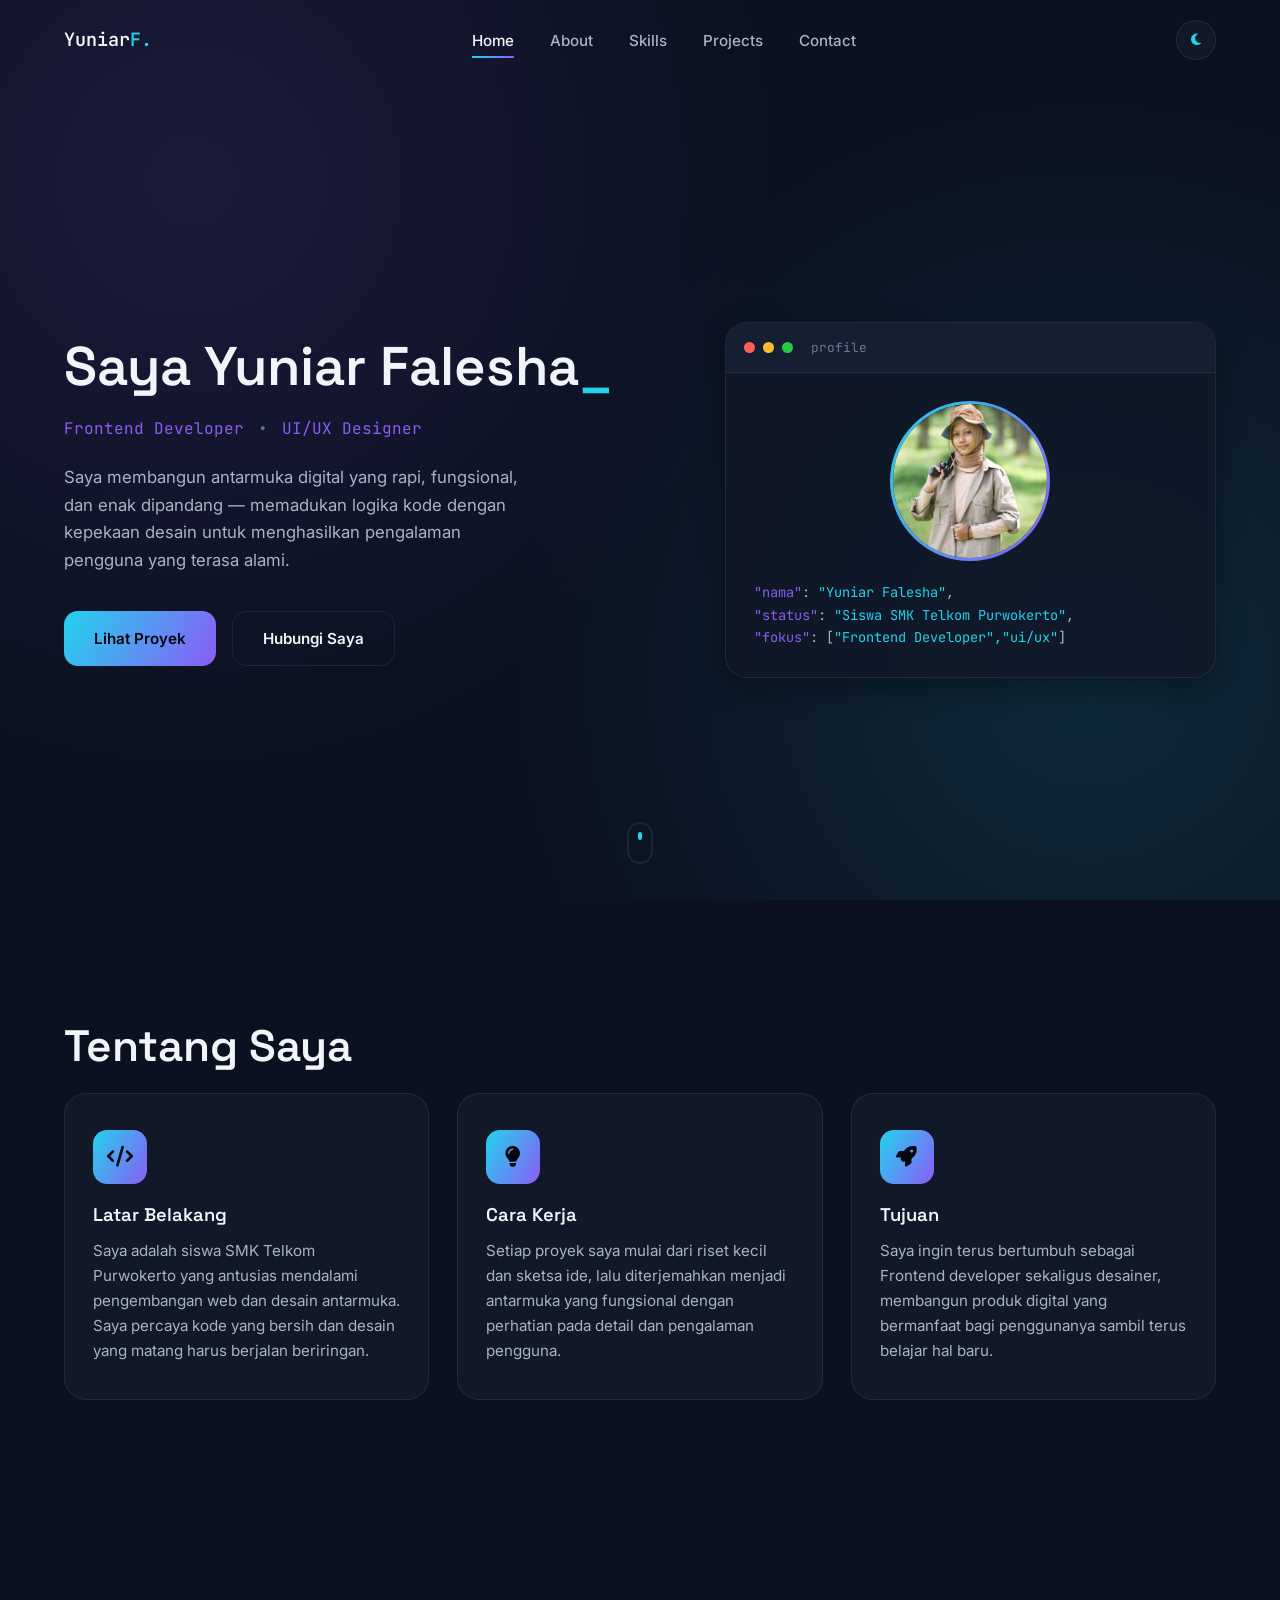
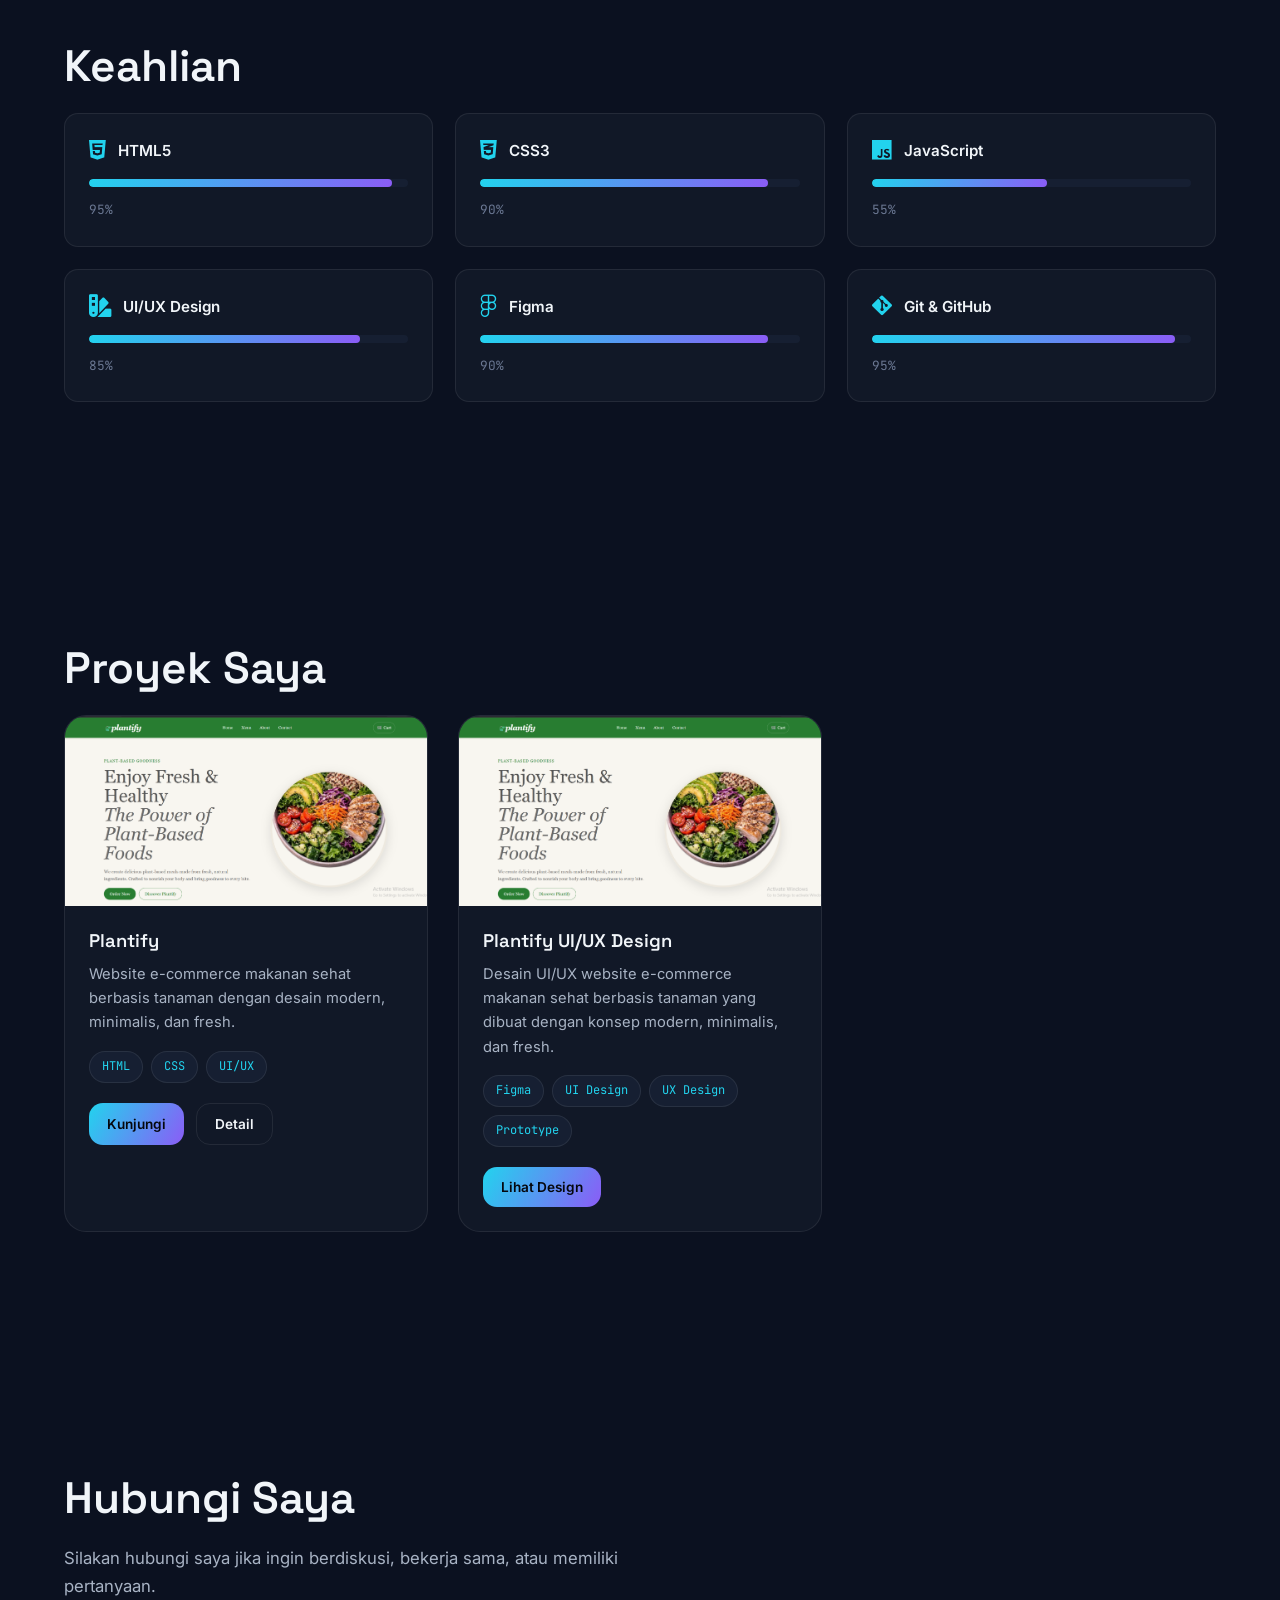
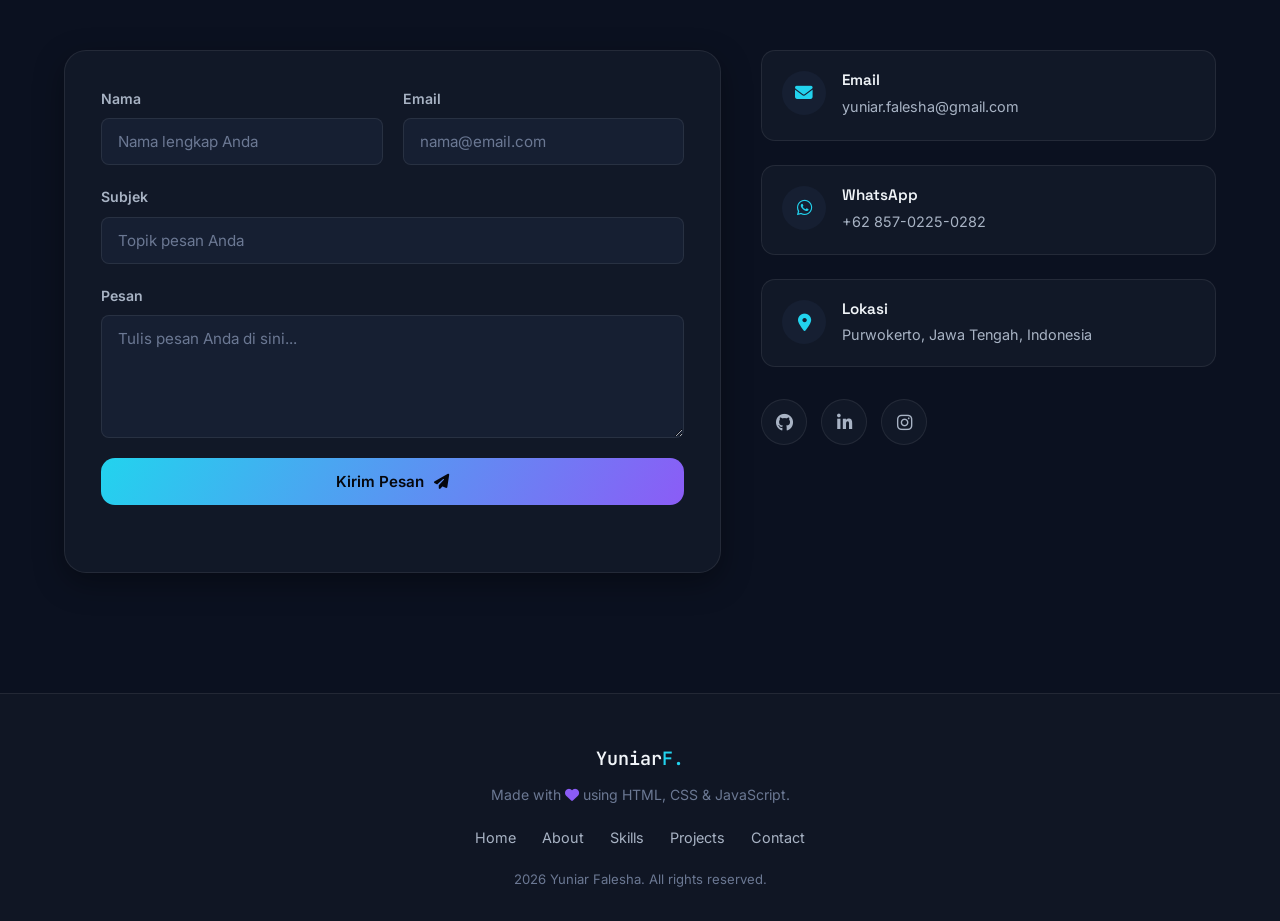
<file: index.html>
<!DOCTYPE html>
<html lang="id">
<head>
  <meta charset="UTF-8" />
  <meta name="viewport" content="width=device-width, initial-scale=1.0" />
  <title>Yuniar Falesha — UI/UX Designer</title>
  <meta name="description" content="Portofolio pribadi Yuniar Falesha, siswa, frontend developer, dan UI/UX designer." />

  <!-- Open Graph / SEO Media Sosial -->
  <meta property="og:title" content="Yuniar Falesha — Frontend Developer & UI/UX Designer" />
  <meta property="og:description" content="Portofolio pribadi Yuniar Falesha, siswa, frontend developer, dan UI/UX designer." />
  <meta property="og:type" content="website" />

  <!-- Favicon Placeholder -->
  <link rel="icon" href="favicon.ico" type="image/x-icon" />

  <!-- Google Fonts -->
  <link rel="preconnect" href="https://fonts.googleapis.com" />
  <link rel="preconnect" href="https://fonts.gstatic.com" crossorigin />
  <link href="https://fonts.googleapis.com/css2?family=Inter:wght@400;500;600;700&family=JetBrains+Mono:wght@400;500;600&family=Space+Grotesk:wght@400;500;600;700&display=swap" rel="stylesheet" />

  <!-- Font Awesome Icons -->
  <link rel="stylesheet" href="https://cdnjs.cloudflare.com/ajax/libs/font-awesome/6.5.1/css/all.min.css" />

  <!-- Style Utama -->
  <link rel="stylesheet" href="style.css" />
</head>
<body>

  <!-- Skip Link untuk Aksesibilitas Keyboard/Screen Reader -->
  <a href="#main-content" class="skip-link">Lompat ke konten utama</a>

  <!-- ===== PAGE LOADER ===== -->
  <div id="loader" class="loader" aria-hidden="true">
    <div class="loader-content">
      <span class="loader-bracket"></span>
      <span class="loader-text">YuniarF.</span>
      <span class="loader-bracket"></span>
    </div>
  </div>

  <!-- ===== NAVBAR ===== -->
  <header class="navbar" id="navbar">
    <div class="container navbar-inner">
      <a href="#home" class="logo" aria-label="Yuniar Falesha Beranda">
        <span class="logo-bracket"></span>Yuniar<span class="logo-accent">F.</span>
      </a>

      <nav class="nav-menu" id="navMenu" aria-label="Navigasi Utama">
        <ul class="nav-list">
          <li><a href="#home" class="nav-link active">Home</a></li>
          <li><a href="#about" class="nav-link">About</a></li>
          <li><a href="#skills" class="nav-link">Skills</a></li>
          <li><a href="#projects" class="nav-link">Projects</a></li>
          <li><a href="#contact" class="nav-link">Contact</a></li>
        </ul>
      </nav>

      <div class="navbar-actions">
        <!-- Dark / Light mode toggle -->
        <button id="themeToggle" class="theme-toggle" aria-label="Ubah tema tampilan">
          <i class="fa-solid fa-moon" aria-hidden="true"></i>
          <i class="fa-solid fa-sun" aria-hidden="true"></i>
        </button>

        <!-- Hamburger for mobile -->
        <button id="hamburger" class="hamburger" aria-label="Buka menu navigasi" aria-expanded="false" aria-controls="navMenu">
          <span></span><span></span><span></span>
        </button>
      </div>
    </div>
  </header>

  <!-- ===== KONTEN UTAMA ===== -->
  <main id="main-content">

    <!-- ===== HERO SECTION ===== -->
    <section id="home" class="hero">
      <div class="container hero-grid">

        <div class="hero-text" data-reveal>
          <h1 class="hero-title">
            Saya Yuniar Falesha<span class="cursor-blink" aria-hidden="true">_</span>
          </h1>
          <p class="hero-role">Frontend Developer <span class="dot">•</span> UI/UX Designer</p>
          <p class="hero-desc">
            Saya membangun antarmuka digital yang rapi, fungsional, dan enak dipandang —
            memadukan logika kode dengan kepekaan desain untuk menghasilkan pengalaman
            pengguna yang terasa alami.
          </p>
          <div class="hero-buttons">
            <a href="#projects" class="btn btn-primary">Lihat Proyek</a>
            <a href="#contact" class="btn btn-outline">Hubungi Saya</a>
          </div>
        </div>

        <div class="hero-visual" data-reveal>
          <div class="terminal-card">
            <div class="terminal-header">
              <span class="dot-red"></span><span class="dot-yellow"></span><span class="dot-green"></span>
              <span class="terminal-title">profile</span>
            </div>
            <div class="terminal-body">
              <img src="WhatsApp Image 2026-07-23 at 20.17.27.jpeg" alt="Foto profil Yuniar Falesha" class="profile-photo" width="300" height="300" />
              <pre class="terminal-code"><span class="tc-key">"nama"</span>: <span class="tc-string">"Yuniar Falesha"</span>,
<span class="tc-key">"status"</span>: <span class="tc-string">"Siswa SMK Telkom Purwokerto"</span>,
<span class="tc-key">"fokus"</span>: [<span class="tc-string">"Frontend Developer",</span><span class="tc-string">"ui/ux"</span>]</pre>
            </div>
          </div>
        </div>

      </div>
      <a href="#about" class="scroll-indicator" aria-label="Gulir ke bagian Tentang Saya">
        <span></span>
      </a>
    </section>

    <!-- ===== ABOUT ME ===== -->
    <section id="about" class="about section">
      <div class="container">
        <h2 class="section-title" data-reveal>Tentang Saya</h2>

        <div class="about-grid">
          <div class="about-card" data-reveal>
            <div class="about-icon"><i class="fa-solid fa-code" aria-hidden="true"></i></div>
            <h3>Latar Belakang</h3>
            <p>
              Saya adalah siswa SMK Telkom Purwokerto yang antusias mendalami pengembangan web
              dan desain antarmuka. Saya percaya kode yang bersih dan desain yang matang
              harus berjalan beriringan.
            </p>
          </div>

          <div class="about-card" data-reveal>
            <div class="about-icon"><i class="fa-solid fa-lightbulb" aria-hidden="true"></i></div>
            <h3>Cara Kerja</h3>
            <p>
              Setiap proyek saya mulai dari riset kecil dan sketsa ide, lalu diterjemahkan
              menjadi antarmuka yang fungsional dengan perhatian pada detail dan pengalaman
              pengguna.
            </p>
          </div>

          <div class="about-card" data-reveal>
            <div class="about-icon"><i class="fa-solid fa-rocket" aria-hidden="true"></i></div>
            <h3>Tujuan</h3>
            <p>
              Saya ingin terus bertumbuh sebagai Frontend developer sekaligus desainer, membangun
              produk digital yang bermanfaat bagi penggunanya sambil terus belajar hal baru.
            </p>
          </div>
        </div>
      </div>
    </section>

    <!-- ===== SKILLS ===== -->
    <section id="skills" class="skills section">
      <div class="container">
        <h2 class="section-title" data-reveal>Keahlian</h2>

        <div class="skills-grid">

          <div class="skill-card" data-reveal>
            <div class="skill-head">
              <i class="fa-brands fa-html5 skill-icon" aria-hidden="true"></i>
              <span class="skill-name">HTML5</span>
            </div>
            <div class="skill-bar" role="progressbar" aria-valuenow="95" aria-valuemin="0" aria-valuemax="100" aria-label="Kemampuan HTML5">
              <div class="skill-progress" data-percent="95"></div>
            </div>
            <span class="skill-percent">95%</span>
          </div>

          <div class="skill-card" data-reveal>
            <div class="skill-head">
              <i class="fa-brands fa-css3-alt skill-icon" aria-hidden="true"></i>
              <span class="skill-name">CSS3</span>
            </div>
            <div class="skill-bar" role="progressbar" aria-valuenow="90" aria-valuemin="0" aria-valuemax="100" aria-label="Kemampuan CSS3">
              <div class="skill-progress" data-percent="90"></div>
            </div>
            <span class="skill-percent">90%</span>
          </div>

          <div class="skill-card" data-reveal>
            <div class="skill-head">
              <i class="fa-brands fa-js skill-icon" aria-hidden="true"></i>
              <span class="skill-name">JavaScript</span>
            </div>
            <div class="skill-bar" role="progressbar" aria-valuenow="80" aria-valuemin="0" aria-valuemax="100" aria-label="Kemampuan JavaScript">
              <div class="skill-progress" data-percent="80"></div>
            </div>
            <span class="skill-percent">55%</span>
          </div>

          <div class="skill-card" data-reveal>
            <div class="skill-head">
              <i class="fa-solid fa-swatchbook skill-icon" aria-hidden="true"></i>
              <span class="skill-name">UI/UX Design</span>
            </div>
            <div class="skill-bar" role="progressbar" aria-valuenow="85" aria-valuemin="0" aria-valuemax="100" aria-label="Kemampuan UI/UX Design">
              <div class="skill-progress" data-percent="85"></div>
            </div>
            <span class="skill-percent">85%</span>
          </div>

          <div class="skill-card" data-reveal>
            <div class="skill-head">
              <i class="fa-brands fa-figma skill-icon" aria-hidden="true"></i>
              <span class="skill-name">Figma</span>
            </div>
            <div class="skill-bar" role="progressbar" aria-valuenow="88" aria-valuemin="0" aria-valuemax="100" aria-label="Kemampuan Figma">
              <div class="skill-progress" data-percent="88"></div>
            </div>
            <span class="skill-percent">90%</span>
          </div>

          <div class="skill-card" data-reveal>
            <div class="skill-head">
              <i class="fa-brands fa-git-alt skill-icon" aria-hidden="true"></i>
              <span class="skill-name">Git &amp; GitHub</span>
            </div>
            <div class="skill-bar" role="progressbar" aria-valuenow="75" aria-valuemin="0" aria-valuemax="100" aria-label="Kemampuan Git dan GitHub">
              <div class="skill-progress" data-percent="75"></div>
            </div>
            <span class="skill-percent">95%</span>

          </div>

        </div>
      </div>
    </section>

    <!-- ===== PROJECTS ===== -->
    <section id="projects" class="projects section">
      <div class="container">
        <h2 class="section-title" data-reveal>Proyek Saya</h2>

        <div class="projects-grid">

          <article class="project-card" data-reveal>

  <div class="project-thumb">
    <img
      src="plantify.png"
      alt="Tampilan website Plantify"
      width="500"
      height="300"
      loading="lazy"
    />
  </div>

  <div class="project-body">

    <h3>Plantify</h3>

    <p>
      Website e-commerce makanan sehat berbasis tanaman dengan
      desain modern, minimalis, dan fresh.
    </p>

    <div class="tech-tags">
      <span>HTML</span>
      <span>CSS</span>
      <span>UI/UX</span>
    </div>

    <div class="project-links">

      <a
        href="plantify/index.html"
        class="btn btn-sm btn-primary"
      >
        Kunjungi
      </a>

      <a
        href="project-plantify.html"
        class="btn btn-sm btn-outline"
      >
        Detail
      </a>

    </div>
</div>
</article>

          <article class="project-card" data-reveal>
  <div class="project-thumb">
    <img 
      src="plantify.png" 
      alt="Preview desain UI/UX Plantify"
      width="500"
      height="300"
      loading="lazy"
    />
  </div>

  <div class="project-body">
    <h3>Plantify UI/UX Design</h3>

    <p>
      Desain UI/UX website e-commerce makanan sehat berbasis tanaman
      yang dibuat dengan konsep modern, minimalis, dan fresh.
    </p>

    <div class="tech-tags">
      <span>Figma</span>
      <span>UI Design</span>
      <span>UX Design</span>
      <span>Prototype</span>
    </div>

    <div class="project-links">
      <a 
        href="https://www.figma.com/design/AffOYrZmE9WllB88bA3OQb/Untitled?node-id=47-2&t=NZLWLW17agyx7pSP-1"
        class="btn btn-sm btn-primary"
        target="_blank"
        rel="noopener"
      >
        Lihat Design
      </a>
    </div>
  </div>
</article>

        </div>
      </div>
    </section>

    <!-- ===== CONTACT ===== -->
    <section id="contact" class="contact section">
      <div class="container">
        <h2 class="section-title" data-reveal>Hubungi Saya</h2>
        <p class="section-subtitle" data-reveal>
          Silakan hubungi saya jika ingin berdiskusi, bekerja sama, atau memiliki pertanyaan.
        </p>

        <div class="contact-grid">

          <form class="contact-form" id="contactForm" data-reveal>
            <div class="form-row">
              <div class="form-group">
                <label for="name">Nama</label>
                <input type="text" id="name" name="name" placeholder="Nama lengkap Anda" required autocomplete="name" />
              </div>
              <div class="form-group">
                <label for="email">Email</label>
                <input type="email" id="email" name="email" placeholder="nama@email.com" required autocomplete="email" />
              </div>
            </div>
            <div class="form-group">
              <label for="subject">Subjek</label>
              <input type="text" id="subject" name="subject" placeholder="Topik pesan Anda" required />
            </div>
            <div class="form-group">
              <label for="message">Pesan</label>
              <textarea id="message" name="message" rows="5" placeholder="Tulis pesan Anda di sini..." required></textarea>
            </div>
            <button type="submit" class="btn btn-primary btn-full">
              Kirim Pesan <i class="fa-solid fa-paper-plane" aria-hidden="true"></i>
            </button>
            <p class="form-status" id="formStatus" aria-live="polite"></p>
          </form>

          <div class="contact-info" data-reveal>
            <div class="info-item">
              <div class="info-icon"><i class="fa-solid fa-envelope" aria-hidden="true"></i></div>
              <div>
                <h4>Email</h4>
                <a href="mailto:yuniar.falesha@gmail.com
                ">yuniar.falesha@gmail.com</a>
              </div>
            </div>
            <div class="info-item">
              <div class="info-icon"><i class="fa-brands fa-whatsapp" aria-hidden="true"></i></div>
              <div>
                <h4>WhatsApp</h4>
                <a href="https://wa.me/6281234567890" target="_blank" rel="noopener">+62 857-0225-0282</a>
              </div>
            </div>
            <div class="info-item">
              <div class="info-icon"><i class="fa-solid fa-location-dot" aria-hidden="true"></i></div>
              <div>
                <h4>Lokasi</h4>
                <p>Purwokerto, Jawa Tengah, Indonesia</p>
              </div>
            </div>

            <div class="social-links">
              <a href="https://github.com/yuniarfalesha-dot" class="social-icon" aria-label="Profil GitHub Yuniar Falesha" target="_blank" rel="noopener"><i class="fa-brands fa-github" aria-hidden="true"></i></a>
              <a href="https://www.linkedin.com/in/yuniar-falesha-arianna" class="social-icon" aria-label="Profil LinkedIn Yuniar Falesha" target="_blank" rel="noopener noreferrer"><i class="fa-brands fa-linkedin-in" aria-hidden="true"></i></a>
              <a href="#" class="social-icon" aria-label="Profil Instagram Yuniar Falesha" target="_blank" rel="noopener"><i class="fa-brands fa-instagram" aria-hidden="true"></i></a>
            </div>
          </div>

        </div>
      </div>
    </section>

  </main>

  <!-- ===== FOOTER ===== -->
  <footer class="footer">
    <div class="container footer-inner">
      <div class="footer-brand">
        <a href="#home" class="logo" aria-label="Yuniar Falesha Beranda"><span class="logo-bracket"></span>Yuniar<span class="logo-accent">F.</span><span class="logo-bracket"></span></a>
        <p>Made with <i class="fa-solid fa-heart" aria-hidden="true"></i> using HTML, CSS &amp; JavaScript.</p>
      </div>

      <nav class="footer-menu" aria-label="Navigasi Footer">
        <a href="#home">Home</a>
        <a href="#about">About</a>
        <a href="#skills">Skills</a>
        <a href="#projects">Projects</a>
        <a href="#contact">Contact</a>
      </nav>

      <p class="footer-copy"><span id="year">2026</span> Yuniar Falesha. All rights reserved.</p>
    </div>
  </footer>

  <!-- Back to top button -->
  <button id="backToTop" class="back-to-top" aria-label="Kembali ke atas halaman">
    <i class="fa-solid fa-arrow-up" aria-hidden="true"></i>
  </button>

  <script src="script.js"></script>
</body>
</html>
</file>
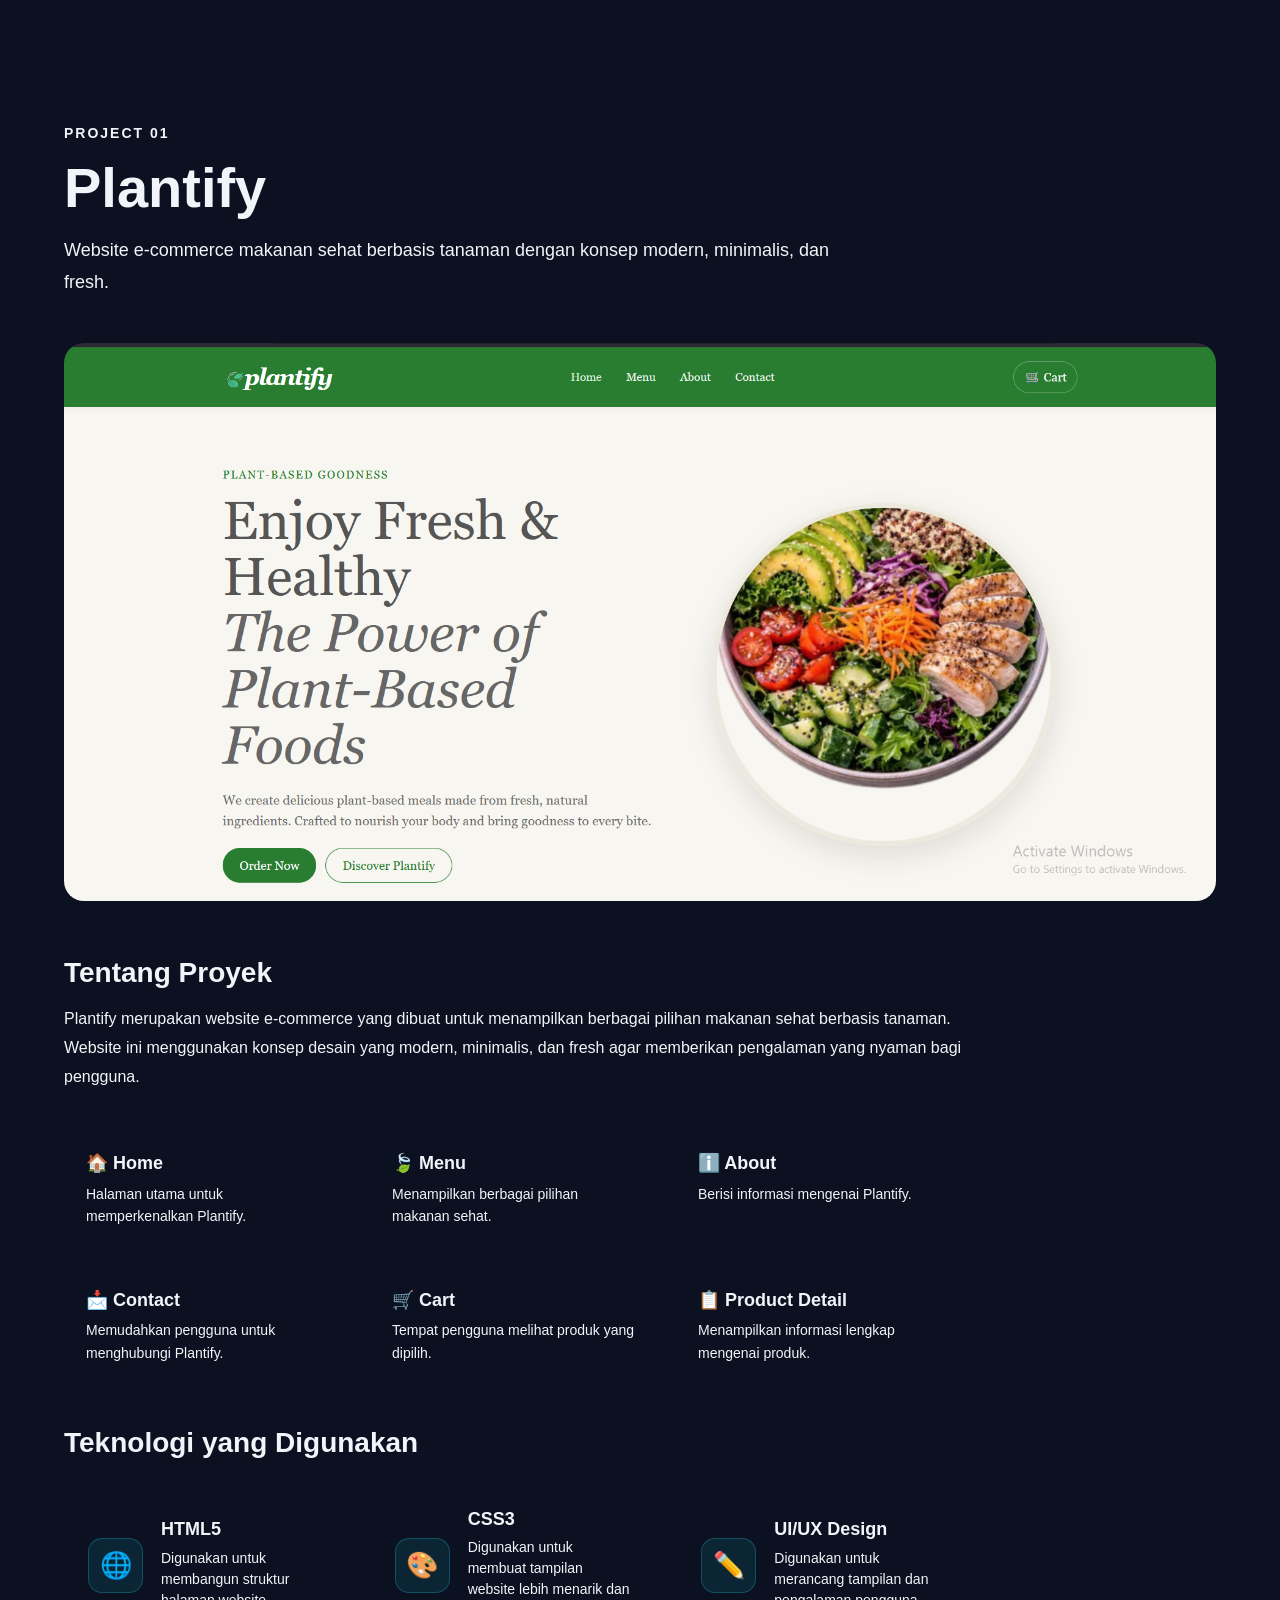
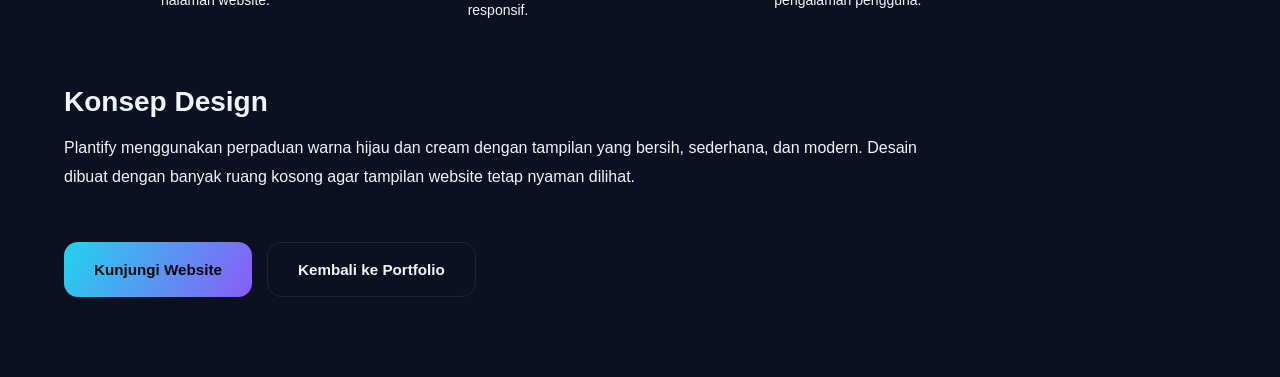
<file: project-plantify.html>
<!DOCTYPE html>
<html lang="id">
<head>
  <meta charset="UTF-8">
  <meta name="viewport" content="width=device-width, initial-scale=1.0">

  <title>Plantify | Detail Proyek</title>

  <link rel="stylesheet" href="style.css">
</head>

<body>

  <!-- ===== PROJECT DETAIL ===== -->
  <main class="project-detail">

    <div class="container">

      <!-- Header -->
      <div class="project-detail-header">

        <span class="project-label">
          PROJECT 01
        </span>

        <h1>Plantify</h1>

        <p>
          Website e-commerce makanan sehat berbasis tanaman
          dengan konsep modern, minimalis, dan fresh.
        </p>

      </div>

      <!-- Screenshot -->
      <div class="project-detail-image">
        <img
          src="plantify.png"
          alt="Tampilan website Plantify"
        >
      </div>

      <!-- Isi Detail -->
      <div class="project-detail-content">

        <!-- Tentang -->
        <div class="detail-section">

          <h2>Tentang Proyek</h2>

          <p>
            Plantify merupakan website e-commerce yang dibuat untuk
            menampilkan berbagai pilihan makanan sehat berbasis tanaman.
            Website ini menggunakan konsep desain yang modern,
            minimalis, dan fresh agar memberikan pengalaman yang
            nyaman bagi pengguna.
          </p>

        </div>

        <!-- Fitur -->
        <div class="detail-section">

          <div class="feature-list">

  <div class="feature-item">
    <h3>🏠 Home</h3>
    <p>Halaman utama untuk memperkenalkan Plantify.</p>
  </div>

  <div class="feature-item">
    <h3>🍃 Menu</h3>
    <p>Menampilkan berbagai pilihan makanan sehat.</p>
  </div>

  <div class="feature-item">
    <h3>ℹ️ About</h3>
    <p>Berisi informasi mengenai Plantify.</p>
  </div>

  <div class="feature-item">
    <h3>📩 Contact</h3>
    <p>Memudahkan pengguna untuk menghubungi Plantify.</p>
  </div>

  <div class="feature-item">
    <h3>🛒 Cart</h3>
    <p>Tempat pengguna melihat produk yang dipilih.</p>
  </div>

  <div class="feature-item">
    <h3>📋 Product Detail</h3>
    <p>Menampilkan informasi lengkap mengenai produk.</p>
  </div>

</div>

        </div>

        <!-- Teknologi -->
        <div class="detail-section">

            <h2>Teknologi yang Digunakan</h2>

          <div class="technology-list">

  <div class="technology-item">
    <div class="technology-icon">🌐</div>
    <div>
      <h3>HTML5</h3>
      <p>Digunakan untuk membangun struktur halaman website.</p>
    </div>
  </div>

  <div class="technology-item">
    <div class="technology-icon">🎨</div>
    <div>
      <h3>CSS3</h3>
      <p>Digunakan untuk membuat tampilan website lebih menarik dan responsif.</p>
    </div>
  </div>

  <div class="technology-item">
    <div class="technology-icon">✏️</div>
    <div>
      <h3>UI/UX Design</h3>
      <p>Digunakan untuk merancang tampilan dan pengalaman pengguna.</p>
    </div>
  </div>

</div>

        </div>

        <!-- Konsep -->
        <div class="detail-section">

          <h2>Konsep Design</h2>

          <p>
            Plantify menggunakan perpaduan warna hijau dan cream
            dengan tampilan yang bersih, sederhana, dan modern.
            Desain dibuat dengan banyak ruang kosong agar tampilan
            website tetap nyaman dilihat.
          </p>

        </div>

      </div>

      <!-- Tombol -->
      <div class="project-detail-action">

        <a
          href="plantify/index.html"
          class="btn btn-primary"
        >
          Kunjungi Website
        </a>

        <a
          href="index.html#projects"
          class="btn btn-outline"
        >
          Kembali ke Portfolio
        </a>

      </div>

    </div>

  </main>

</body>
</html>
</file>
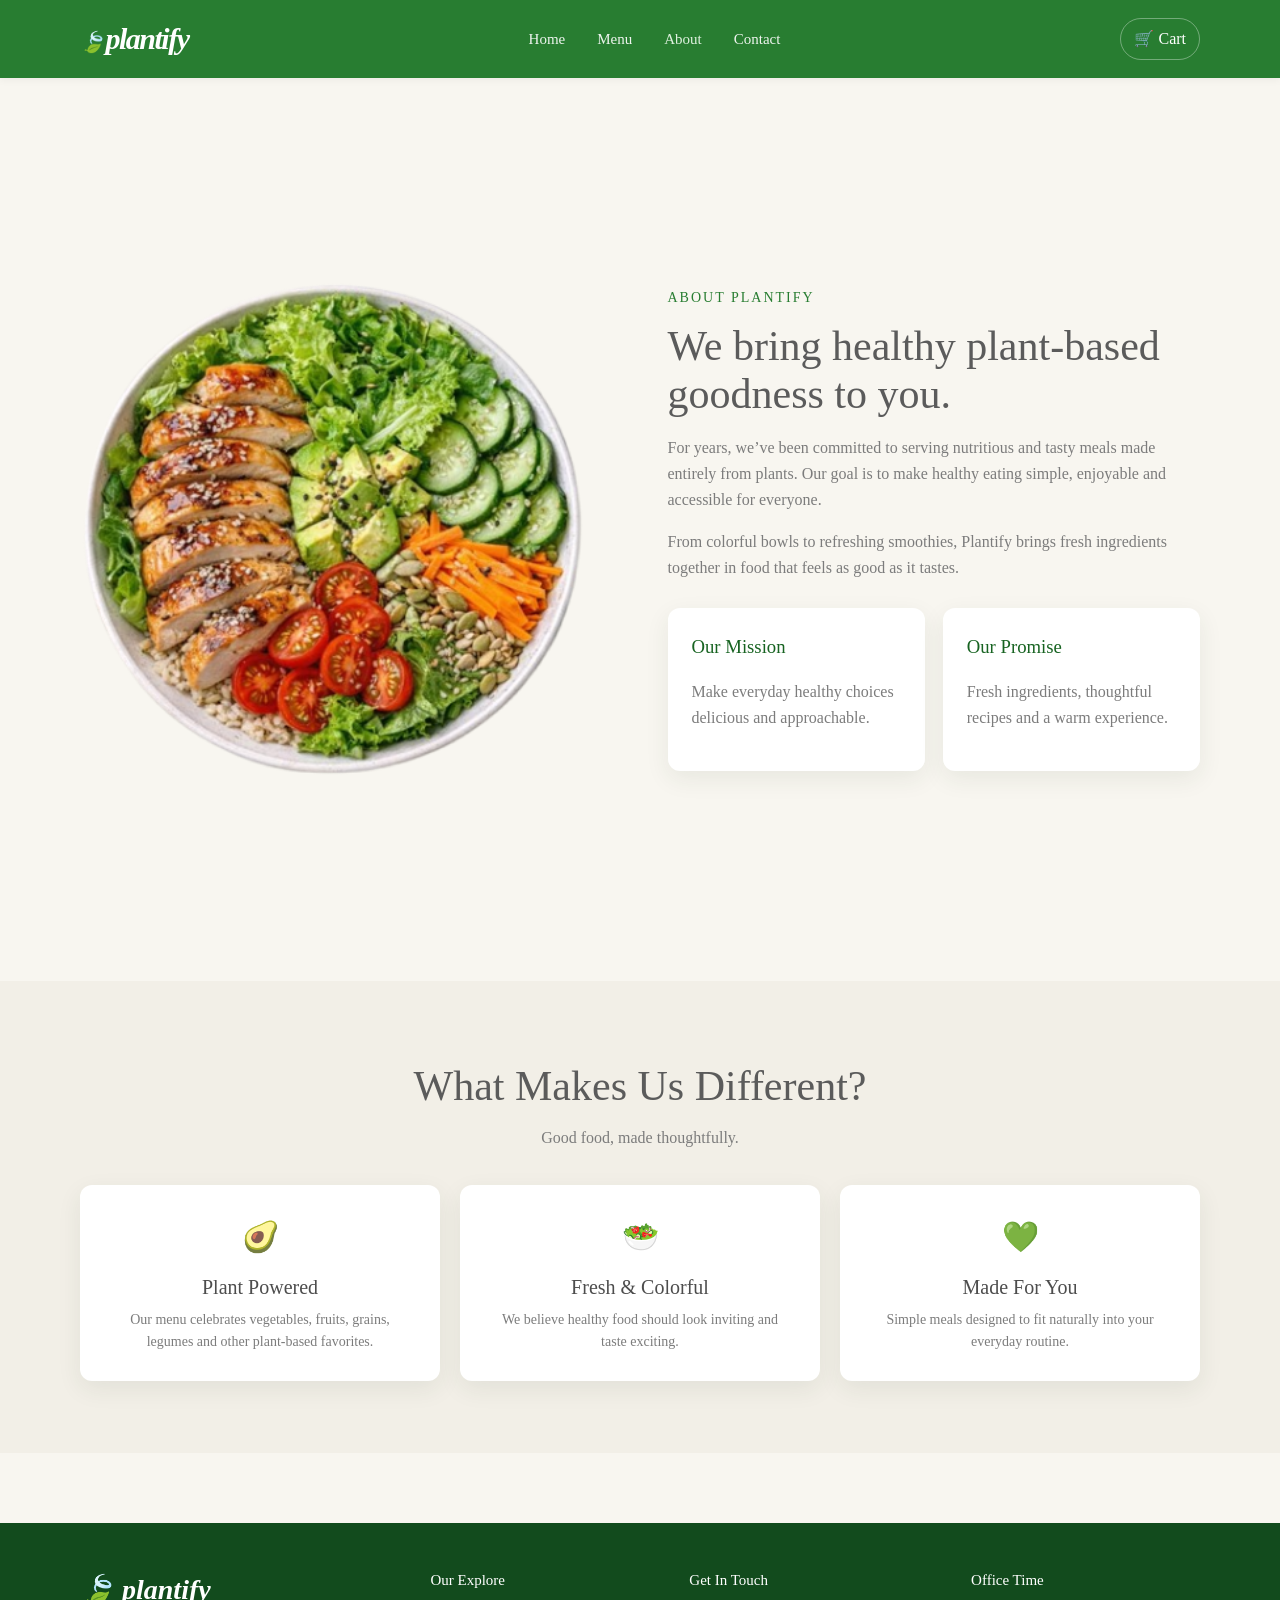
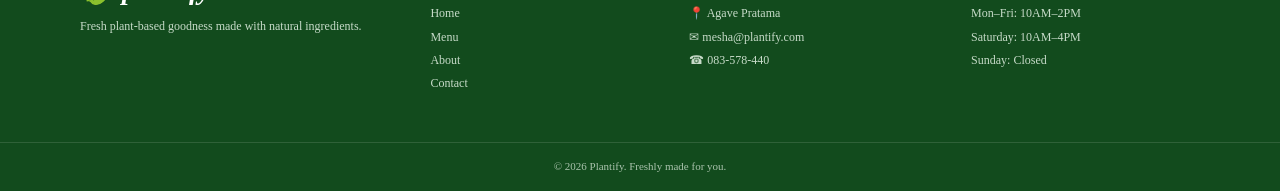
<file: plantify/about.html>
<!DOCTYPE html>
<html lang="en">
<head>
    <meta charset="UTF-8">
    <meta name="viewport" content="width=device-width, initial-scale=1.0">
    <title>Plantify | About Us</title>
    <link rel="stylesheet" href="css/style.css">
</head>

<body>
    <header class="site-header">
        <div class="container navbar">
            <a class="logo" href="index.html">plantify</a>

            <nav class="nav-links">
                <a href="index.html">Home</a>
                <a href="menu.html">Menu</a>
                <a class="active" href="about.html">About</a>
                <a href="contact.html">Contact</a>
            </nav>

            <a class="nav-cart" href="cart.html">🛒 Cart</a>
        </div>
    </header>

    <main>
        <section class="section">
            <div class="container about-grid">

                <img class="about-image" src="salad.png" alt="Healthy green plant-based meal">

                <div class="about-copy">
                    <div class="eyebrow">About Plantify</div>

                    <h2>We bring healthy plant-based goodness to you.</h2>

                    <p>
                        For years, we’ve been committed to serving nutritious and tasty meals made entirely from plants. Our goal is to make healthy eating simple, enjoyable and accessible for everyone.
                    </p>

                    <p>
                        From colorful bowls to refreshing smoothies, Plantify brings fresh ingredients together in food that feels as good as it tastes.
                    </p>

                    <div class="mission">

                        <div class="mission-card">
                            <h3>Our Mission</h3>
                            <p>Make everyday healthy choices delicious and approachable.</p>
                        </div>

                        <div class="mission-card">
                            <h3>Our Promise</h3>
                            <p>Fresh ingredients, thoughtful recipes and a warm experience.</p>
                        </div>

                    </div>
                </div>

            </div>
        </section>

        <section class="section soft">
            <div class="container">

                <div class="section-head">
                    <h2>What Makes Us Different?</h2>
                    <p>Good food, made thoughtfully.</p>
                </div>

                <div class="features">

                    <article class="feature">
                        <div class="feature-icon">🥑</div>
                        <h3>Plant Powered</h3>
                        <p>
                            Our menu celebrates vegetables, fruits, grains, legumes and other plant-based favorites.
                        </p>
                    </article>

                    <article class="feature">
                        <div class="feature-icon">🥗</div>
                        <h3>Fresh &amp; Colorful</h3>
                        <p>
                            We believe healthy food should look inviting and taste exciting.
                        </p>
                    </article>

                    <article class="feature">
                        <div class="feature-icon">💚</div>
                        <h3>Made For You</h3>
                        <p>
                            Simple meals designed to fit naturally into your everyday routine.
                        </p>
                    </article>

                </div>
            </div>
        </section>
    </main>

    <footer class="site-footer">
        <div class="container footer-grid">

            <div class="footer-col">
                <div class="footer-logo">🍃 plantify</div>
                <p>Fresh plant-based goodness made with natural ingredients.</p>
            </div>

            <div class="footer-col">
                <h3>Our Explore</h3>
                <a href="index.html">Home</a>
                <a href="menu.html">Menu</a>
                <a href="about.html">About</a>
                <a href="contact.html">Contact</a>
            </div>

            <div class="footer-col">
                <h3>Get In Touch</h3>
                <p>📍 Agave Pratama</p>
                <p>✉ mesha@plantify.com</p>
                <p>☎ 083-578-440</p>
            </div>

            <div class="footer-col">
                <h3>Office Time</h3>
                <p>Mon–Fri: 10AM–2PM</p>
                <p>Saturday: 10AM–4PM</p>
                <p>Sunday: Closed</p>
            </div>

        </div>

        <div class="footer-bottom">
            © 2026 Plantify. Freshly made for you.
        </div>
    </footer>
</body>
</html>
</file>
<file: style.css>
/* =========================================================
   PORTFOLIO STYLESHEET
   Struktur file:
   1. Reset & Variabel (Design Tokens)
   2. Tipografi & Elemen Dasar
   3. Utility (container, buttons, eyebrow, dsb)
   4. Loader
   5. Navbar
   6. Hero
   7. About
   8. Skills
   9. Projects
   10. Contact
   11. Footer & Back to top
   12. Scroll reveal animation
   13. Responsive (tablet & mobile)
   ========================================================= */

/* ---------- 1. RESET & DESIGN TOKENS ---------- */
* {
  margin: 0;
  padding: 0;
  box-sizing: border-box;
}

:root {
  /* Dark theme (default) */
  --bg-primary: #0b1120;      /* navy gelap */
  --bg-secondary: #111827;    /* charcoal untuk card */
  --bg-elevated: #161f32;
  --border-color: rgba(255, 255, 255, 0.08);

  --text-primary: #f1f5f9;    /* teks utama, kontras tinggi */
  --text-secondary: #a8b3c4;  /* teks sekunder */
  --text-muted: #6b7893;

  --accent-cyan: #22d3ee;
  --accent-violet: #8b5cf6;
  --accent-gradient: linear-gradient(120deg, var(--accent-cyan), var(--accent-violet));

  --shadow-soft: 0 10px 30px rgba(0, 0, 0, 0.35);
  --shadow-hover: 0 20px 45px rgba(0, 0, 0, 0.45);

  --radius-sm: 8px;
  --radius-md: 14px;
  --radius-lg: 22px;

  --font-display: 'Space Grotesk', sans-serif;
  --font-body: 'Inter', sans-serif;
  --font-mono: 'JetBrains Mono', monospace;

  --transition-fast: 0.2s ease;
  --transition-med: 0.4s cubic-bezier(0.4, 0, 0.2, 1);
}

/* Light theme override */
body.light-mode {
  --bg-primary: #ece7dc;
  --bg-secondary: #e1dccf;
  --bg-elevated: #d9d3c4;
  --border-color: rgba(30, 41, 59, 0.1);

  --text-primary: #1e293b;
  --text-secondary: #47556a;
  --text-muted: #6b7280;

  --shadow-soft: 0 10px 30px rgba(30, 27, 20, 0.12);
  --shadow-hover: 0 20px 45px rgba(30, 27, 20, 0.18);
}

html {
  scroll-behavior: smooth;
}

body {
  background-color: var(--bg-primary);
  color: var(--text-primary);
  font-family: var(--font-body);
  line-height: 1.65;
  transition: background-color var(--transition-med), color var(--transition-med);
  overflow-x: hidden;
}

img {
  max-width: 100%;
  display: block;
}

a {
  text-decoration: none;
  color: inherit;
}

ul, li {
  list-style: none;
}

h1, h2, h3, h4 {
  font-family: var(--font-display);
  font-weight: 600;
  line-height: 1.2;
  color: var(--text-primary);
}

/* ---------- 2. AKSESIBILITAS ---------- */
.skip-link {
  position: absolute;
  top: -100px;
  left: 1rem;
  background: var(--accent-cyan);
  color: #05070d;
  padding: 10px 16px;
  border-radius: var(--radius-sm);
  font-weight: 600;
  z-index: 10000;
  transition: top var(--transition-fast);
}

.skip-link:focus {
  top: 1rem;
}

/* ---------- 3. UTILITY ---------- */
.container {
  width: 100%;
  max-width: 1200px;
  margin: 0 auto;
  padding: 0 24px;
}

.section {
  padding: 120px 0;
}

.eyebrow {
  font-family: var(--font-mono);
  font-size: 0.85rem;
  color: var(--accent-cyan);
  letter-spacing: 0.03em;
  margin-bottom: 14px;
}

.section-title {
  font-size: clamp(2rem, 4vw, 2.75rem);
  margin-bottom: 20px;
}

.section-subtitle {
  color: var(--text-secondary);
  max-width: 560px;
  margin-bottom: 50px;
  font-size: 1.05rem;
}

.btn {
  display: inline-flex;
  align-items: center;
  gap: 10px;
  padding: 14px 30px;
  border-radius: var(--radius-md);
  font-family: var(--font-body);
  font-weight: 600;
  font-size: 0.95rem;
  border: none;
  cursor: pointer;
  transition: transform var(--transition-fast), box-shadow var(--transition-fast), background var(--transition-fast);
}

.btn-primary {
  background: var(--accent-gradient);
  color: #05070d;
}

.btn-primary:hover {
  transform: translateY(-3px);
  box-shadow: 0 12px 30px rgba(34, 211, 238, 0.35);
}

.btn-outline {
  background: transparent;
  color: var(--text-primary);
  border: 1.5px solid var(--border-color);
}

.btn-outline:hover {
  transform: translateY(-3px);
  border-color: var(--accent-cyan);
  color: var(--accent-cyan);
}

.btn-sm {
  padding: 9px 18px;
  font-size: 0.85rem;
}

.btn-full {
  width: 100%;
  justify-content: center;
}

/* ---------- 4. LOADER ---------- */
.loader {
  position: fixed;
  inset: 0;
  background: var(--bg-primary);
  z-index: 9999;
  display: flex;
  align-items: center;
  justify-content: center;
  transition: opacity 0.6s ease, visibility 0.6s ease;
}

.loader.hidden {
  opacity: 0;
  visibility: hidden;
}

.loader-content {
  font-family: var(--font-mono);
  font-size: 1.6rem;
  color: var(--text-primary);
  display: flex;
  gap: 6px;
}

.loader-bracket {
  color: var(--accent-cyan);
  animation: pulse 1.2s infinite ease-in-out;
}

.loader-text {
  animation: fadeUp 0.8s ease;
}

@keyframes pulse {
  0%, 100% { opacity: 0.4; }
  50% { opacity: 1; }
}

/* ---------- 5. NAVBAR ---------- */
.navbar {
  position: fixed;
  top: 0;
  left: 0;
  width: 100%;
  z-index: 900;
  padding: 20px 0;
  transition: background var(--transition-med), padding var(--transition-med), box-shadow var(--transition-med);
}

.navbar.scrolled {
  padding: 12px 0;
  background: rgba(11, 17, 32, 0.85);
  background: color-mix(in srgb, var(--bg-primary) 85%, transparent);
  backdrop-filter: blur(14px);
  -webkit-backdrop-filter: blur(14px);
  box-shadow: var(--shadow-soft);
  border-bottom: 1px solid var(--border-color);
}

.navbar-inner {
  display: flex;
  align-items: center;
  justify-content: space-between;
}

.logo {
  font-family: var(--font-mono);
  font-size: 1.15rem;
  font-weight: 600;
  color: var(--text-primary);
}

.logo-bracket {
  color: var(--accent-violet);
}

.logo-accent {
  color: var(--accent-cyan);
}

.nav-menu {
  display: flex;
}

.nav-list {
  display: flex;
  align-items: center;
  gap: 36px;
}

.nav-link {
  position: relative;
  font-size: 0.95rem;
  font-weight: 500;
  color: var(--text-secondary);
  padding: 6px 0;
  transition: color var(--transition-fast);
}

.nav-link::after {
  content: '';
  position: absolute;
  left: 0;
  bottom: -2px;
  width: 0;
  height: 2px;
  background: var(--accent-gradient);
  transition: width var(--transition-fast);
}

.nav-link:hover,
.nav-link.active {
  color: var(--text-primary);
}

.nav-link:hover::after,
.nav-link.active::after {
  width: 100%;
}

.navbar-actions {
  display: flex;
  align-items: center;
  gap: 18px;
}

.theme-toggle {
  background: var(--bg-secondary);
  border: 1px solid var(--border-color);
  width: 40px;
  height: 40px;
  border-radius: 50%;
  display: flex;
  align-items: center;
  justify-content: center;
  cursor: pointer;
  color: var(--accent-cyan);
  transition: transform var(--transition-fast), border-color var(--transition-fast);
}

.theme-toggle:hover {
  transform: rotate(20deg);
  border-color: var(--accent-cyan);
}

.theme-toggle .fa-sun { display: none; }
body.light-mode .theme-toggle .fa-sun { display: inline-block; }
body.light-mode .theme-toggle .fa-moon { display: none; }

.hamburger {
  display: none;
  flex-direction: column;
  gap: 5px;
  background: none;
  border: none;
  cursor: pointer;
}

.hamburger span {
  width: 24px;
  height: 2px;
  background: var(--text-primary);
  transition: var(--transition-fast);
}

/* ---------- 6. HERO ---------- */
.hero {
  min-height: 100vh;
  display: flex;
  align-items: center;
  position: relative;
  padding-top: 100px;
  background:
    radial-gradient(circle at 15% 20%, rgba(139, 92, 246, 0.12), transparent 45%),
    radial-gradient(circle at 85% 75%, rgba(34, 211, 238, 0.12), transparent 45%);
}

.hero-grid {
  display: grid;
  grid-template-columns: 1.1fr 0.9fr;
  gap: 60px;
  align-items: center;
}

.hero-title {
  font-size: clamp(2.2rem, 5vw, 3.4rem);
  margin-bottom: 16px;
}

.cursor-blink {
  color: var(--accent-cyan);
  animation: blink 1s step-start infinite;
}

@keyframes blink {
  50% { opacity: 0; }
}

.hero-role {
  font-family: var(--font-mono);
  font-size: 1rem;
  color: var(--accent-violet);
  margin-bottom: 22px;
}

.hero-role .dot {
  color: var(--text-muted);
  margin: 0 4px;
}

.hero-desc {
  color: var(--text-secondary);
  max-width: 480px;
  margin-bottom: 36px;
  font-size: 1.05rem;
}

.hero-buttons {
  display: flex;
  gap: 16px;
  flex-wrap: wrap;
}

.terminal-card {
  background: var(--bg-secondary);
  background: color-mix(in srgb, var(--bg-secondary) 85%, transparent);
  border: 1px solid var(--border-color);
  border-radius: var(--radius-lg);
  overflow: hidden;
  box-shadow: var(--shadow-soft);
  backdrop-filter: blur(10px);
  -webkit-backdrop-filter: blur(10px);
  transition: transform var(--transition-med), box-shadow var(--transition-med);
}

.terminal-card:hover {
  transform: translateY(-6px);
  box-shadow: var(--shadow-hover);
}

.terminal-header {
  display: flex;
  align-items: center;
  gap: 8px;
  padding: 14px 18px;
  background: var(--bg-elevated);
  border-bottom: 1px solid var(--border-color);
}

.terminal-header span[class^="dot-"] {
  width: 11px;
  height: 11px;
  border-radius: 50%;
  display: inline-block;
}

.dot-red { background: #ff5f56; }
.dot-yellow { background: #ffbd2e; }
.dot-green { background: #27c93f; }

.terminal-title {
  margin-left: 10px;
  font-family: var(--font-mono);
  font-size: 0.8rem;
  color: var(--text-muted);
}

.terminal-body {
  padding: 28px;
  display: flex;
  flex-direction: column;
  align-items: center;
  gap: 20px;
}

.profile-photo {
  width: 160px;
  height: 160px;
  object-fit: cover;
  border-radius: 50%;
  border: 3px solid transparent;
  background: linear-gradient(var(--bg-secondary), var(--bg-secondary)) padding-box,
              var(--accent-gradient) border-box;
}

.terminal-code {
  font-family: var(--font-mono);
  font-size: 0.85rem;
  color: var(--text-secondary);
  width: 100%;
  white-space: pre-wrap;
  word-break: break-word;
}

.tc-key { color: var(--accent-violet); }
.tc-string { color: var(--accent-cyan); }

.scroll-indicator {
  position: absolute;
  bottom: 36px;
  left: 50%;
  transform: translateX(-50%);
  width: 26px;
  height: 42px;
  border: 2px solid var(--border-color);
  border-radius: 20px;
}

.scroll-indicator span {
  position: absolute;
  top: 8px;
  left: 50%;
  transform: translateX(-50%);
  width: 4px;
  height: 8px;
  background: var(--accent-cyan);
  border-radius: 2px;
  animation: scrollDown 1.6s infinite;
}

@keyframes scrollDown {
  0% { top: 8px; opacity: 1; }
  70% { top: 22px; opacity: 0; }
  100% { top: 22px; opacity: 0; }
}

/* ---------- 7. ABOUT ---------- */
.about-grid {
  display: grid;
  grid-template-columns: repeat(3, 1fr);
  gap: 28px;
  margin-top: 20px;
}

.about-card {
  background: var(--bg-secondary);
  border: 1px solid var(--border-color);
  border-radius: var(--radius-lg);
  padding: 36px 28px;
  transition: transform var(--transition-med), box-shadow var(--transition-med), border-color var(--transition-med);
}

.about-card:hover {
  transform: translateY(-8px);
  box-shadow: var(--shadow-hover);
  border-color: var(--accent-cyan);
}

.about-icon {
  width: 54px;
  height: 54px;
  border-radius: var(--radius-md);
  display: flex;
  align-items: center;
  justify-content: center;
  background: var(--accent-gradient);
  color: #05070d;
  font-size: 1.3rem;
  margin-bottom: 20px;
}

.about-card h3 {
  font-size: 1.15rem;
  margin-bottom: 12px;
}

.about-card p {
  color: var(--text-secondary);
  font-size: 0.95rem;
}

/* ---------- 8. SKILLS ---------- */
.skills-grid {
  display: grid;
  grid-template-columns: repeat(3, 1fr);
  gap: 22px;
  margin-top: 20px;
}

.skill-card {
  background: var(--bg-secondary);
  border: 1px solid var(--border-color);
  border-radius: var(--radius-md);
  padding: 24px;
  transition: transform var(--transition-fast), box-shadow var(--transition-fast), border-color var(--transition-fast);
}

.skill-card:hover {
  transform: translateY(-6px) scale(1.02);
  box-shadow: var(--shadow-hover);
  border-color: var(--accent-violet);
}

.skill-head {
  display: flex;
  align-items: center;
  gap: 12px;
  margin-bottom: 16px;
}

.skill-icon {
  font-size: 1.4rem;
  color: var(--accent-cyan);
}

.skill-name {
  font-weight: 600;
  font-size: 0.95rem;
}

.skill-bar {
  width: 100%;
  height: 8px;
  background: var(--bg-elevated);
  border-radius: 20px;
  overflow: hidden;
  margin-bottom: 8px;
}

.skill-progress {
  height: 100%;
  width: 0%;
  border-radius: 20px;
  background: var(--accent-gradient);
  transition: width 1.4s cubic-bezier(0.4, 0, 0.2, 1);
}

.skill-percent {
  font-family: var(--font-mono);
  font-size: 0.8rem;
  color: var(--text-muted);
}

/* ---------- 9. PROJECTS ---------- */
.projects-grid {
  display: grid;
  grid-template-columns: repeat(3, 1fr);
  gap: 30px;
  margin-top: 20px;
}

.project-card {
  background: var(--bg-secondary);
  border: 1px solid var(--border-color);
  border-radius: var(--radius-lg);
  overflow: hidden;
  transition: transform var(--transition-med), box-shadow var(--transition-med);
}

.project-card:hover {
  transform: translateY(-10px) scale(1.015);
  box-shadow: var(--shadow-hover);
}

.project-thumb {
  overflow: hidden;
}

.project-thumb img {
  width: 100%;
  height: 190px;
  object-fit: cover;
  transition: transform var(--transition-med);
}

.project-card:hover .project-thumb img {
  transform: scale(1.08);
}

.project-body {
  padding: 24px;
}

.project-body h3 {
  margin-bottom: 10px;
  font-size: 1.15rem;
}

.project-body p {
  color: var(--text-secondary);
  font-size: 0.92rem;
  margin-bottom: 16px;
}

.tech-tags {
  display: flex;
  flex-wrap: wrap;
  gap: 8px;
  margin-bottom: 20px;
}

.tech-tags span {
  font-family: var(--font-mono);
  font-size: 0.75rem;
  padding: 5px 12px;
  border-radius: 20px;
  background: var(--bg-elevated);
  color: var(--accent-cyan);
  border: 1px solid var(--border-color);
}

.project-links {
  display: flex;
  gap: 12px;
  flex-wrap: wrap;
}

/* ---------- 10. CONTACT ---------- */
.contact-grid {
  display: grid;
  grid-template-columns: 1.3fr 0.9fr;
  gap: 40px;
}

.contact-form {
  background: var(--bg-secondary);
  border: 1px solid var(--border-color);
  border-radius: var(--radius-lg);
  padding: 36px;
  box-shadow: var(--shadow-soft);
}

.form-row {
  display: grid;
  grid-template-columns: 1fr 1fr;
  gap: 20px;
}

.form-group {
  margin-bottom: 20px;
  display: flex;
  flex-direction: column;
  gap: 8px;
}

.form-group label {
  font-size: 0.88rem;
  font-weight: 600;
  color: var(--text-secondary);
}

.form-group input,
.form-group textarea {
  background: var(--bg-elevated);
  border: 1px solid var(--border-color);
  border-radius: var(--radius-sm);
  padding: 13px 16px;
  color: var(--text-primary);
  font-family: var(--font-body);
  font-size: 0.95rem;
  resize: vertical;
  transition: border-color var(--transition-fast), box-shadow var(--transition-fast);
}

.form-group input::placeholder,
.form-group textarea::placeholder {
  color: var(--text-muted);
}

.form-group input:focus,
.form-group textarea:focus {
  outline: none;
  border-color: var(--accent-cyan);
  box-shadow: 0 0 0 3px rgba(34, 211, 238, 0.15);
}

.form-status {
  margin-top: 14px;
  font-size: 0.9rem;
  color: var(--accent-cyan);
  min-height: 1.2em;
}

.contact-info {
  display: flex;
  flex-direction: column;
  gap: 24px;
}

.info-item {
  display: flex;
  align-items: flex-start;
  gap: 16px;
  background: var(--bg-secondary);
  border: 1px solid var(--border-color);
  border-radius: var(--radius-md);
  padding: 20px;
  transition: transform var(--transition-fast), border-color var(--transition-fast);
}

.info-item:hover {
  transform: translateX(6px);
  border-color: var(--accent-violet);
}

.info-icon {
  width: 44px;
  height: 44px;
  flex-shrink: 0;
  border-radius: 50%;
  display: flex;
  align-items: center;
  justify-content: center;
  background: var(--bg-elevated);
  color: var(--accent-cyan);
  font-size: 1.1rem;
}

.info-item h4 {
  font-size: 0.95rem;
  margin-bottom: 4px;
}

.info-item p,
.info-item a {
  color: var(--text-secondary);
  font-size: 0.9rem;
  transition: color var(--transition-fast);
}

.info-item a:hover {
  color: var(--accent-cyan);
}

.social-links {
  display: flex;
  gap: 14px;
  margin-top: 8px;
}

.social-icon {
  width: 46px;
  height: 46px;
  border-radius: 50%;
  display: flex;
  align-items: center;
  justify-content: center;
  background: var(--bg-secondary);
  border: 1px solid var(--border-color);
  color: var(--text-secondary);
  font-size: 1.1rem;
  transition: transform var(--transition-fast), color var(--transition-fast), border-color var(--transition-fast);
}

.social-icon:hover {
  transform: translateY(-5px) scale(1.08);
  color: var(--accent-cyan);
  border-color: var(--accent-cyan);
}

/* ---------- 11. FOOTER & BACK TO TOP ---------- */
.footer {
  background: color-mix(in srgb, var(--bg-secondary) 92%, black);
  border-top: 1px solid var(--border-color);
  padding: 50px 0 30px;
}

.footer-inner {
  display: flex;
  flex-direction: column;
  align-items: center;
  gap: 20px;
  text-align: center;
}

.footer-brand p {
  color: var(--text-muted);
  font-size: 0.88rem;
  margin-top: 8px;
}

.footer-brand p i {
  color: var(--accent-violet);
}

.footer-menu {
  display: flex;
  gap: 26px;
  flex-wrap: wrap;
  justify-content: center;
}

.footer-menu a {
  font-size: 0.9rem;
  color: var(--text-secondary);
  transition: color var(--transition-fast);
}

.footer-menu a:hover {
  color: var(--accent-cyan);
}

.footer-copy {
  font-size: 0.82rem;
  color: var(--text-muted);
}

.back-to-top {
  position: fixed;
  bottom: 28px;
  right: 28px;
  width: 48px;
  height: 48px;
  border-radius: 50%;
  border: none;
  background: var(--accent-gradient);
  color: #05070d;
  font-size: 1.1rem;
  cursor: pointer;
  display: flex;
  align-items: center;
  justify-content: center;
  box-shadow: var(--shadow-soft);
  opacity: 0;
  visibility: hidden;
  transform: translateY(20px);
  transition: opacity var(--transition-fast), transform var(--transition-fast), visibility var(--transition-fast);
  z-index: 500;
}

.back-to-top.visible {
  opacity: 1;
  visibility: visible;
  transform: translateY(0);
}

.back-to-top:hover {
  transform: translateY(-4px) scale(1.05);
}

/* ---------- 12. SCROLL REVEAL ---------- */
[data-reveal] {
  opacity: 0;
  transform: translateY(30px);
  transition: opacity 0.7s ease, transform 0.7s ease;
}

[data-reveal].revealed {
  opacity: 1;
  transform: translateY(0);
}

/* Fallback jika aksesibilitas 'reduced-motion' aktif */
@media (prefers-reduced-motion: reduce) {
  * {
    animation-duration: 0.001ms !important;
    transition-duration: 0.001ms !important;
  }
  [data-reveal] {
    opacity: 1 !important;
    transform: none !important;
  }
}

/* ---------- 13. RESPONSIVE ---------- */
@media (max-width: 992px) {
  .hero-grid {
    grid-template-columns: 1fr;
    text-align: center;
  }

  .hero-desc {
    margin-left: auto;
    margin-right: auto;
  }

  .hero-buttons {
    justify-content: center;
  }

  .hero-visual {
    order: -1;
    max-width: 380px;
    margin: 0 auto;
  }

  .about-grid {
    grid-template-columns: 1fr 1fr;
  }

  .skills-grid {
    grid-template-columns: repeat(3, 1fr);
  }

  .projects-grid {
    grid-template-columns: repeat(2, 1fr);
  }

  .contact-grid {
    grid-template-columns: 1fr;
  }
}

@media (max-width: 768px) {
  .section {
    padding: 90px 0;
  }

  .nav-menu {
    position: fixed;
    top: 0;
    right: -100%;
    height: 100vh;
    width: 70%;
    max-width: 320px;
    background: var(--bg-secondary);
    display: flex;
    justify-content: center;
    align-items: center;
    transition: right var(--transition-med);
    box-shadow: var(--shadow-soft);
  }

  .nav-menu.open {
    right: 0;
  }

  .nav-list {
    flex-direction: column;
    gap: 32px;
    align-items: center;
  }

  .hamburger {
    display: flex;
  }

  .hamburger.open span:nth-child(1) {
    transform: translateY(7px) rotate(45deg);
  }
  .hamburger.open span:nth-child(2) {
    opacity: 0;
  }
  .hamburger.open span:nth-child(3) {
    transform: translateY(-7px) rotate(-45deg);
  }

  .about-grid {
    grid-template-columns: 1fr;
  }

  .skills-grid {
    grid-template-columns: repeat(2, 1fr);
  }

  .projects-grid {
    grid-template-columns: 1fr;
  }

  .form-row {
    grid-template-columns: 1fr;
  }
}

@media (max-width: 480px) {
  .skills-grid {
    grid-template-columns: 1fr;
  }

  .terminal-body {
    padding: 20px;
  }

  .profile-photo {
    width: 130px;
    height: 130px;
  }

  .back-to-top {
    width: 42px;
    height: 42px;
    bottom: 20px;
    right: 20px;
  }
}


/* =========================================================
   PROJECT DETAIL - PLANTIFY
   ========================================================= */

.project-detail {
  min-height: 100vh;
  padding: 120px 0 80px;
}

.back-project {
  display: inline-block;
  margin-bottom: 35px;
  color: var(--cyan);
  text-decoration: none;
  font-weight: 600;
  transition: 0.3s ease;
}

.back-project:hover {
  transform: translateX(-5px);
}

.project-detail-header {
  max-width: 800px;
  margin-bottom: 45px;
}

.project-label {
  display: inline-block;
  margin-bottom: 12px;
  color: var(--cyan);
  font-size: 14px;
  font-weight: 700;
  letter-spacing: 2px;
}

.project-detail-header h1 {
  margin: 0 0 15px;
  font-size: 56px;
  line-height: 1.1;
}

.project-detail-header p {
  margin: 0;
  color: var(--muted);
  font-size: 18px;
  line-height: 1.8;
}

/* Screenshot proyek */
.project-detail-image {
  width: 100%;
  margin-bottom: 55px;
  overflow: hidden;
  border: 1px solid var(--border);
  border-radius: 20px;
  background: var(--card);
}

.project-detail-image img {
  display: block;
  width: 100%;
  height: auto;
}

/* Isi detail */
.project-detail-content {
  max-width: 900px;
}

.detail-section {
  margin-bottom: 40px;
}

.detail-section h2 {
  margin-bottom: 15px;
  font-size: 28px;
}

.detail-section p {
  color: var(--muted);
  font-size: 16px;
  line-height: 1.8;
}

.detail-section ul {
  margin: 0;
  padding-left: 20px;
  color: var(--muted);
  line-height: 2;
}

/* Tombol */
.project-detail-action {
  display: flex;
  gap: 15px;
  margin-top: 50px;
  flex-wrap: wrap;
}

.project-detail-action .btn {
  text-decoration: none;
}

/* Responsive */
@media (max-width: 768px) {

  .project-detail {
    padding: 100px 20px 60px;
  }

  .project-detail-header h1 {
    font-size: 42px;
  }

  .project-detail-header p {
    font-size: 16px;
  }

  .detail-section h2 {
    font-size: 24px;
  }

  .project-detail-action {
    flex-direction: column;
  }

  .project-detail-action .btn {
    width: 100%;
    text-align: center;
  }
}

/* =========================================================
   FITUR WEBSITE
   ========================================================= */

.feature-list {
  display: grid;
  grid-template-columns: repeat(3, 1fr);
  gap: 18px;
  margin-top: 25px;
}

.feature-item {
  padding: 22px;
  background: var(--card);
  border: 1px solid var(--border);
  border-radius: 14px;
  transition: 0.3s ease;
}

.feature-item:hover {
  transform: translateY(-5px);
  border-color: var(--cyan);
}

.feature-item h3 {
  margin: 0 0 8px;
  font-size: 18px;
}

.feature-item p {
  margin: 0;
  color: var(--muted);
  font-size: 14px;
  line-height: 1.6;
}

/* Responsive */
@media (max-width: 768px) {
  .feature-list {
    grid-template-columns: 1fr;
  }
}

/* =========================================================
   TEKNOLOGI YANG DIGUNAKAN
   ========================================================= */

.technology-list {
  display: grid;
  grid-template-columns: repeat(3, 1fr);
  gap: 20px;
  margin-top: 25px;
}

.technology-item {
  display: flex;
  align-items: center;
  gap: 18px;
  padding: 24px;
  background: var(--card);
  border: 1px solid var(--border);
  border-radius: 16px;
  transition: 0.3s ease;
}

.technology-item:hover {
  transform: translateY(-6px);
  border-color: var(--cyan);
  box-shadow: 0 10px 30px rgba(0, 0, 0, 0.2);
}

.technology-icon {
  width: 55px;
  height: 55px;
  min-width: 55px;
  display: flex;
  align-items: center;
  justify-content: center;
  background: rgba(34, 211, 238, 0.1);
  border: 1px solid rgba(34, 211, 238, 0.25);
  border-radius: 14px;
  font-size: 26px;
}

.technology-item h3 {
  margin: 0 0 7px;
  font-size: 18px;
}

.technology-item p {
  margin: 0;
  color: var(--muted);
  font-size: 14px;
  line-height: 1.5;
}

/* Responsive */
@media (max-width: 768px) {
  .technology-list {
    grid-template-columns: 1fr;
  }
}
</file>
<file: plantify/css/style.css>
/* ======================================================
   01. GLOBAL / VARIABLES
   ====================================================== */

:root{
  --green-900:#124b1d;
  --green-800:#176321;
  --green-700:#287d31;
  --green-600:#398d42;
  --green-100:#e7f4e8;
  --green-200:#c8e7cc;
  --cream:#f8f6f0;
  --cream-2:#f2efe7;
  --white:#ffffff;
  --text:#4d4d4d;
  --muted:#7c7c7c;
  --border:#e4e2da;
  --shadow:0 8px 24px rgba(42,68,42,.08);
  --radius:12px;
  --serif:Georgia,"Times New Roman",serif;
  --sans:Arial,Helvetica,sans-serif;
}

/* ======================================================
   02. RESET & GLOBAL STYLE
   ====================================================== */

*{
  box-sizing:border-box;
  margin:0;
  padding:0
}
html{
  scroll-behavior:smooth
}
body{
  font-family:var(--serif);
  background:var(--cream);
  color:var(--text);
  line-height:1.6
}
a{
  text-decoration:none;
  color:inherit
}
img{
  display:block;
  max-width:100%
}
button,input,textarea{
  font:inherit
}
.container{
  width:min(1120px,92%);
  margin:auto
}

/* ======================================================
   03. NAVBAR / HEADER
   ====================================================== */

.site-header{
  background:var(--green-700);
  color:#fff;
  position:sticky;
  top:0;
  z-index:20;
  box-shadow:0 2px 8px rgba(0,0,0,.05)
}
.navbar{
  min-height:78px;
  display:flex;
  align-items:center;
  justify-content:space-between;
  gap:30px
}
.logo{
  font-size:30px;
  font-weight:700;
  font-style:italic;
  letter-spacing:-1.5px;
  color:#fff;
  white-space:nowrap
}
.logo::before{
  content:"🍃";
  font-size:20px;
  margin-right:2px
}
.nav-links{
  display:flex;
  align-items:center;
  gap:32px;
  font-size:15px
}
.nav-links a{
  opacity:.92;
  transition:.2s
}
.nav-links a:hover,.nav-links a.active{
  opacity:1;
  color:#dff1df
}
.nav-cart{
  border:1px solid rgba(255,255,255,.35);
  border-radius:999px;
  padding:7px 13px;
  display:flex;
  align-items:center;
  gap:7px
}

/* ======================================================
   04. HOME - HERO
   ====================================================== */

.hero{
  padding:78px 0 70px
}
.hero-grid{
  display:grid;
  grid-template-columns:1.05fr .95fr;
  align-items:center;
  gap:50px
}
.eyebrow{
  color:var(--green-700);
  font-size:14px;
  text-transform:uppercase;
  letter-spacing:2px;
  margin-bottom:12px
}
.hero h1{
  font-size:clamp(42px,6vw,70px);
  line-height:1.05;
  color:#555;
  font-weight:400
}
.hero h1 span{
  display:block;
  font-style:italic;
  color:#666
}
.hero p{
  max-width:580px;
  margin:22px 0;
  color:#707070;
  font-size:17px
}
.hero-actions{
  display:flex;
  gap:12px;
  flex-wrap:wrap
}
.btn{
  display:inline-flex;
  align-items:center;
  justify-content:center;
  min-height:42px;
  padding:9px 22px;
  border:0;
  border-radius:999px;
  background:var(--green-700);
  color:#fff;
  cursor:pointer;
  transition:.2s
}
.btn:hover{
  background:var(--green-800);
  transform:translateY(-1px)
}
.btn-outline{
  background:transparent;
  color:var(--green-700);
  border:1px solid var(--green-700)
}
.btn-outline:hover{
  color:#fff
}
.hero-image-wrap{
  width:min(450px,100%);
  aspect-ratio:1;
  display:flex;
  justify-content:center;
  align-items:center;
}

.hero-image{
  width:100%;
  height:100%;
  aspect-ratio:1;
  border-radius:50%;
  object-fit:cover;
  object-position:center 22%;
  box-shadow:0 12px 35px rgba(0,0,0,.1);
  border:7px solid #eee9df;
  display:block;
}

/* ======================================================
   05. HOME - FEATURED PRODUCTS
   ====================================================== */

.section{
  padding:72px 0
}
.section-head{
  text-align:center;
  margin-bottom:34px
}
.section-head h2,.page-title{
  font-size:42px;
  font-weight:400;
  color:#5b5b5b
}
.section-head p{
  color:var(--muted);
  margin-top:5px
}
.soft{
  background:var(--cream-2)
}
.product-grid{
  display:grid;
  grid-template-columns:repeat(4,1fr);
  gap:20px
}
.product-card{
  background:rgba(255,255,255,.75);
  border:1px solid #ebe9e2;
  border-radius:10px;
  padding:16px;
  box-shadow:var(--shadow);
  transition:.25s;
  display:flex;
  flex-direction:column
}
.product-card:hover{
  transform:translateY(-4px);
  box-shadow:0 14px 30px rgba(42,68,42,.12)
}
.product-img{
  aspect-ratio:1;
  object-fit:cover;
  border-radius:8px;
  background:#f3f0e9;
  margin-bottom:14px
}
.product-card h3{
  font-size:18px;
  font-weight:400;
  color:#555
}
.product-card p{
  font-size:13px;
  color:var(--muted);
  margin:4px 0 12px
}
.product-meta{
  display:flex;
  justify-content:space-between;
  align-items:center;
  margin-top:auto;
  gap:10px
}
.price{
  font-size:15px;
  color:#555
}
.small-btn{
  padding:7px 13px;
  font-size:12px
}

/* ======================================================
   06. HOME - CATEGORIES
   ====================================================== */

.category-grid{
  display:grid;
  grid-template-columns:repeat(6,1fr);
  gap:12px
}
.category{
  background:var(--green-100);
  color:var(--green-700);
  padding:15px 8px;
  border-radius:12px;
  text-align:center;
  transition:.2s
}
.category:hover{
  background:var(--green-700);
  color:#fff
}

/* ======================================================
   07. HOME - WHY CHOOSE & CTA
   ====================================================== */

.features{
  display:grid;
  grid-template-columns:repeat(3,1fr);
  gap:20px
}
.feature{
  background:#fff;
  padding:28px;
  border-radius:var(--radius);
  box-shadow:var(--shadow);
  text-align:center
}
.feature-icon{
  font-size:30px;
  margin-bottom:10px
}
.feature h3{
  font-size:20px;
  font-weight:400;
  margin-bottom:6px
}
.feature p{
  font-size:14px;
  color:var(--muted)
}
.cta{
  background:var(--green-800);
  color:#fff;
  border-radius:18px;
  padding:50px;
  display:flex;
  justify-content:space-between;
  align-items:center;
  gap:30px
}
.cta h2{
  font-size:36px;
  font-weight:400
}
.cta p{
  color:#d8ead9;
  margin-top:6px
}
.cta .btn{
  background:#a9d8ad;
  color:var(--green-900)
}

/* ======================================================
   08. MENU PAGE
   ====================================================== */

.page-hero{
  padding:54px 0 30px;
  text-align:center
}
.page-title{
  font-size:44px
}
.page-subtitle{
  color:var(--muted);
  max-width:650px;
  margin:6px auto
}
.filters{
  display:flex;
  justify-content:center;
  gap:10px;
  flex-wrap:wrap;
  margin:8px 0 34px
}
.filter{
  border:0;
  background:var(--green-100);
  color:var(--green-700);
  padding:7px 16px;
  border-radius:999px;
  cursor:pointer
}
.filter.active,.filter:hover{
  background:var(--green-700);
  color:#fff
}
.menu-grid{
  grid-template-columns:repeat(3,1fr);
  max-width:1000px;
  margin:auto
}
.menu-grid .product-card{
  padding:18px
}
.menu-grid .product-img{
  aspect-ratio:1.12
}

/* ======================================================
   11. ABOUT PAGE
   ====================================================== */

.about-grid{
  display:grid;
  grid-template-columns:1fr 1fr;
  gap:55px;
  align-items:center
}
.about-image{
  width:95%;
}
.about-copy h2{
  font-size:42px;
  font-weight:400;
  line-height:1.15;
  color:#5b5b5b
}
.about-copy p{
  color:var(--muted);
  margin:17px 0
}
.mission{
  display:grid;
  grid-template-columns:repeat(2,1fr);
  gap:18px;
  margin-top:28px
}
.mission-card{
  background:#fff;
  padding:24px;
  border-radius:12px;
  box-shadow:var(--shadow)
}

.mission-card h3{
  font-weight:400;
  margin-bottom:7px;
  color:var(--green-800)
}

/* ======================================================
   12. CONTACT PAGE
   ====================================================== */

.contact-top{
  display:grid;
  grid-template-columns:1fr .9fr;
  gap:35px;
  align-items:center
}
.contact-image{
  width:100%;
  aspect-ratio:1.15;
  object-fit:cover;
  border-radius:18px
}
.contact-content{
  display:grid;
  grid-template-columns:1fr 1fr;
  gap:30px;
  margin-top:38px;
  align-items:start
}
.contact-info{
  display:grid;
  grid-template-columns:1fr 1fr;
  gap:16px
}
.info-card{
  background:var(--green-200);
  border-radius:10px;
  padding:22px 14px;
  text-align:center
}
.info-icon{
  font-size:30px;
  color:#000
}
.info-card h3{
  font-size:15px;
  font-weight:400;
  margin-top:5px
}
.info-card p{
  font-size:15px;
  color:#5e6d60;
  overflow-wrap:anywhere
}
.contact-form{
  background:#a9d8ad;
  border-radius:10px;
  padding:20px
}
.contact-form h2{
  font-size:25px;
  color:#3e7043;
  font-weight:400
}
.contact-form p{
  font-size:12px;
  color:#58705a;
  margin-bottom:14px
}
.form-group{
  margin-bottom:10px
}
.form-group label{
  display:block;
  font-size:11px;
  margin-bottom:4px;
  color:#4c624f
}
.form-group input,.form-group textarea{
  width:100%;
  border:0;
  outline:0;
  background:#70cba6;
  border-radius:6px;
  padding:9px 10px;
  color:#fff
}
.form-group textarea{
  min-height:90px;
  resize:vertical
}
.map-placeholder{
  margin-top:28px;
  min-height:180px;
  border-radius:0 0 10px 10px;
  background:     linear-gradient(120deg,transparent 46%,#c4d7e4 47%,#c4d7e4 49%,transparent 50%),     linear-gradient(30deg,transparent 48%,#d1e1e8 49%,#d1e1e8 51%,transparent 52%),     #dff1e6;
  position:relative;
  overflow:hidden;
  border:1px solid #d8ddd8
}
.map-placeholder::after{
  content:"Plantify Location";
  position:absolute;
  left:50%;
  top:50%;
  transform:translate(-50%,-50%);
  background:#fff;
  padding:8px 14px;
  border-radius:20px;
  box-shadow:var(--shadow);
  font-size:13px;
  color:var(--green-800)
}

/* ======================================================
   13. FOOTER
   ====================================================== */

.site-footer{
  background:var(--green-900);
  color:#dcebdd;
  margin-top:70px
}
.footer-grid{
  display:grid;
  grid-template-columns:1.4fr 1fr 1.1fr 1fr;
  gap:30px;
  padding:45px 0
}
.footer-logo{
  font-size:28px;
  font-style:italic;
  color:#fff;
  font-weight:700
}
.footer-col h3{
  font-size:15px;
  color:#fff;
  font-weight:400;
  margin-bottom:12px
}
.footer-col p,.footer-col a{
  font-size:12px;
  color:#c7dbc9;
  display:block;
  margin:4px 0
}
.footer-bottom{
  border-top:1px solid rgba(255,255,255,.12);
  text-align:center;
  padding:15px 0;
  font-size:11px;
  color:#aac3ad
}

/* ======================================================
   09. PRODUCT DETAIL PAGE
   ====================================================== */

.detail{
  padding:65px 0
}
.detail-grid{
  display:grid;
  grid-template-columns:1fr 1fr;
  gap:65px;
  align-items:center
}
.detail-image{
  width:100%;
  max-width:520px;
  aspect-ratio:1;
  object-fit:cover;
  border-radius:18px;
  box-shadow:var(--shadow)
}
.detail h1{
  font-size:48px;
  font-weight:400;
  line-height:1.1;
  color:#555
}
.detail-price{
  font-size:25px;
  color:var(--green-700);
  margin:12px 0
}
.detail-desc{
  color:var(--muted);
  margin-bottom:18px
}
.ingredients{
  margin:22px 0
}
.ingredients h3{
  font-size:18px;
  font-weight:400;
  margin-bottom:8px
}
.tags{
  display:flex;
  gap:8px;
  flex-wrap:wrap
}
.tag{
  background:var(--green-100);
  color:var(--green-700);
  padding:6px 10px;
  border-radius:999px;
  font-size:12px
}
.nutrition{
  display:grid;
  grid-template-columns:repeat(3,1fr);
  gap:8px;
  margin:20px 0
}
.nutrition div{
  background:#fff;
  border:1px solid var(--border);
  padding:10px;
  text-align:center;
  border-radius:8px
}
.quantity{
  display:flex;
  align-items:center;
  gap:10px;
  margin:20px 0
}
.quantity span{
  padding:7px 14px;
  background:#fff;
  border:1px solid var(--border);
  border-radius:8px
}

/* ======================================================
   10. SHOPPING CART PAGE
   ====================================================== */

.cart{
  padding:55px 0
}
.cart-layout{
  display:grid;
  grid-template-columns:1.6fr .8fr;
  gap:28px
}
.cart-items{
  background:#fff;
  border-radius:12px;
  box-shadow:var(--shadow);
  padding:20px
}
.cart-row{
  display:grid;
  grid-template-columns:80px 1fr auto auto auto;
  align-items:center;
  gap:15px;
  padding:16px 0;
  border-bottom:1px solid var(--border)
}
.cart-row:last-child{
  border-bottom:0
}
.cart-row img{
  width:80px;
  height:80px;
  object-fit:cover;
  border-radius:8px
}
.cart-row h3{
  font-weight:400;
  font-size:17px
}
.qty-box{
  padding:5px 10px;
  border:1px solid var(--border);
  border-radius:7px
}
.remove{
  color:#9a6a6a;
  font-size:13px
}
.summary{
  background:#fff;
  border-radius:12px;
  box-shadow:var(--shadow);
  padding:24px;
  height:max-content
}
.summary h2{
  font-size:27px;
  font-weight:400;
  margin-bottom:20px
}
.summary-line{
  display:flex;
  justify-content:space-between;
  padding:8px 0;
  color:var(--muted)
}
.summary-total{
  border-top:1px solid var(--border);
  margin-top:10px;
  padding-top:16px;
  display:flex;
  justify-content:space-between;
  font-size:20px
}
.summary .btn{
  width:100%;
  margin-top:20px
}

/* ======================================================
   14. RESPONSIVE - TABLET
   ====================================================== */

@media(max-width:900px){
  .nav-links{
    gap:18px
  }
  .product-grid{
    grid-template-columns:repeat(2,1fr)
  }
  .menu-grid{
    grid-template-columns:repeat(2,1fr)
  }


  .category-grid{
    grid-template-columns:repeat(3,1fr)
  }
  .footer-grid{
    grid-template-columns:repeat(2,1fr)
  }
  .hero-grid,.detail-grid,.about-grid,.contact-top{
    grid-template-columns:1fr
  }


  .hero{
    text-align:center
  }
  .hero p{
    margin-left:auto;
    margin-right:auto
  }
  .hero-actions{
    justify-content:center
  }
  .hero-image{
    max-width:380px
  }
  .contact-content{
    grid-template-columns:1fr
  }
  .cart-layout{
    grid-template-columns:1fr
  }
}

/* ======================================================
   15. RESPONSIVE - MOBILE
   ====================================================== */

@media(max-width:600px){
  .navbar{
    min-height:68px;
    flex-wrap:wrap;
    padding:10px 0
  }
  .logo{
    font-size:26px
  }
  .nav-links{
    order:3;
    width:100%;
    justify-content:space-between;
    gap:8px;
    font-size:13px;
    padding-bottom:5px
  }
  .nav-cart{
    display:none
  }


  .hero{
    padding:45px 0
  }
  .hero h1{
    font-size:42px
  }


  .section{
    padding:50px 0
  }
  .section-head h2,.page-title{
    font-size:34px
  }
  .product-grid,.menu-grid{
    grid-template-columns:1fr
  }


  .category-grid{
    grid-template-columns:repeat(2,1fr)
  }
  .features,.mission{
    grid-template-columns:1fr
  }
  .cta{
    padding:32px 24px;
    flex-direction:column;
    text-align:center
  }


  .detail{
    padding:40px 0
  }
  .detail h1{
    font-size:38px
  }
  .nutrition{
    grid-template-columns:1fr 1fr 1fr
  }
  .cart-row{
    grid-template-columns:60px 1fr;
    gap:10px
  }
  .cart-row img{
    width:60px;
    height:60px
  }
  .cart-row .qty-box,.cart-row .price,.cart-row .remove{
    justify-self:start
  }
  .cart-row .qty-box{
    grid-column:2
  }
  .cart-row .price{
    grid-column:2
  }
  .cart-row .remove{
    grid-column:2
  }
  .contact-info{
    grid-template-columns:1fr 1fr
  }
  .footer-grid{
    grid-template-columns:1fr 1fr;
    gap:20px
  }
  .footer-col:first-child{
    grid-column:1/-1
  }
}

/* ======================================================
   16. RESPONSIVE - SMALL MOBILE
   ====================================================== */

@media(max-width:390px){
  .contact-info,.footer-grid{
    grid-template-columns:1fr
  }
  .footer-col:first-child{
    grid-column:auto
  }
}
</file>
